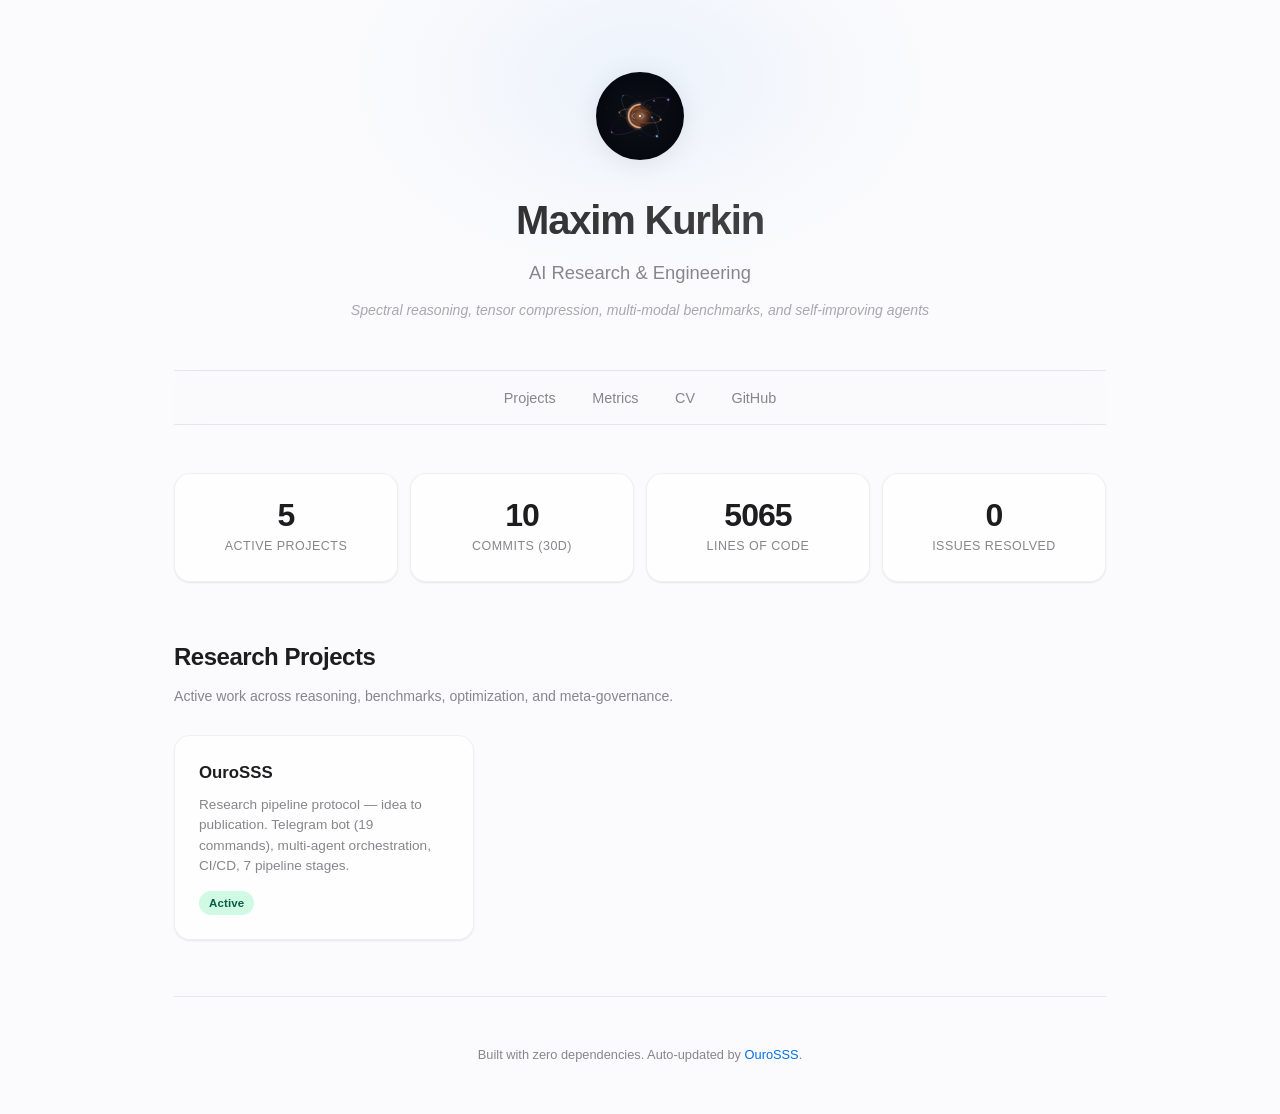
<file: index.html>
<!DOCTYPE html>
<html lang="en">
<head>
  <meta charset="UTF-8">
  <meta name="viewport" content="width=device-width, initial-scale=1.0">
  <title>Maxim Kurkin — Research</title>
  <link rel="stylesheet" href="style.css">
</head>
<body>
  <div class="container">
    <div class="hero">
      <img src="logo.svg" alt="Research logo" class="hero-logo">
      <h1>Maxim Kurkin</h1>
      <p class="subtitle">AI Research &amp; Engineering</p>
      <p class="tagline">Spectral reasoning, tensor compression, multi-modal benchmarks, and self-improving agents</p>
    </div>

    <nav>
      <a href="#projects">Projects</a>
      <a href="#stats">Metrics</a>
      <a href="Maxim_Kurkin_CV.pdf" target="_blank">CV</a>
      <a href="https://github.com/Fr0do" target="_blank">GitHub</a>
    </nav>

    <div class="stats" id="stats">
      <div class="stat">
        <div class="number" id="stat-projects">5</div>
        <div class="label">Active Projects</div>
      </div>
      <div class="stat">
        <div class="number" id="stat-commits">10</div>
        <div class="label">Commits (30d)</div>
      </div>
      <div class="stat">
        <div class="number" id="stat-loc">5065</div>
        <div class="label">Lines of Code</div>
      </div>
      <div class="stat">
        <div class="number" id="stat-issues">0</div>
        <div class="label">Issues Resolved</div>
      </div>
    </div>

    <h2 id="projects">Research Projects</h2>
    <p class="section-desc">Active work across reasoning, benchmarks, optimization, and meta-governance.</p>

    <div class="card-grid reveal">
      <a href="ouroboros/" class="card" data-repo="ourosss" style="text-decoration:none; color:inherit;">
        <h3>OuroSSS</h3>
        <p>Research pipeline protocol — idea to publication. Telegram bot (19 commands), multi-agent orchestration, CI/CD, 7 pipeline stages.</p>
        <span class="badge active">Active</span>
      </a>
      <a href="s_cot/" class="card" data-repo="s_cot" style="text-decoration:none; color:inherit; display:none;">
        <h3>Spectral-R1 (s_cot)</h3>
        <p>Latent energy-based GRPO reasoning with spectral rewards on LFM2.5. Active research.</p>
        <span class="badge active">Training + Paper</span>
      </a>
      <div class="card" data-repo="long-vqa" style="display:none;">
        <h3>MMReD (long-vqa)</h3>
        <p>Cross-modal dense context reasoning benchmark. MERA integration for Russian LLM evaluation.</p>
        <span class="badge eval">Eval Ongoing</span>
      </div>
      <div class="card" data-repo="bbbo" style="display:none;">
        <h3>BBBO</h3>
        <p>Bayesian black-box optimization framework. General-purpose optimizer for hyperparameter search.</p>
        <span class="badge active">Active Development</span>
      </div>
      <div class="card" data-repo="tthresh" style="display:none;">
        <h3>TTHRESH-JAX</h3>
        <p>Differentiable tensor compression via Tucker/HOSVD in JAX. GPU-accelerated scientific data compression with learned factor matrices.</p>
        <span class="badge bootstrap">Bootstrap</span>
      </div>
      <a href="https://fr0do.github.io/hebrew-101/" class="card" data-repo="hebrew-101" style="text-decoration:none; color:inherit; display:none;">
        <h3>Hebrew 101</h3>
        <p>Interactive Hebrew textbook for Russian speakers. 19 lessons: alphabet, grammar, vocabulary, quizzes, flashcards. Aleph level, zero dependencies.</p>
        <span class="badge active">Live</span>
      </a>
    </div>

    <footer>
      <p>Built with zero dependencies. Auto-updated by <a href="https://github.com/Fr0do/ourosss">OuroSSS</a>.</p>
    </footer>
  </div>

  <script>
    // Scroll reveal
    const observer = new IntersectionObserver(entries => {
      entries.forEach(e => { if (e.isIntersecting) e.target.classList.add('visible'); });
    }, { threshold: 0.1 });
    document.querySelectorAll('.reveal').forEach(el => observer.observe(el));

    // Repo visibility gate
    async function checkRepoVisibility(repo) {
      try {
        const r = await fetch(`https://api.github.com/repos/Fr0do/${repo}`, { method: 'HEAD' });
        return r.ok;
      } catch { return false; }
    }

    (async () => {
      const cards = document.querySelectorAll('.card[data-repo]');
      await Promise.all(Array.from(cards).map(async card => {
        const repo = card.dataset.repo;
        if (repo === 'ourosss') return; // always visible
        const isPublic = await checkRepoVisibility(repo);
        if (isPublic) card.style.display = '';
      }));
    })();
  </script>
</body>
</html>
</file>
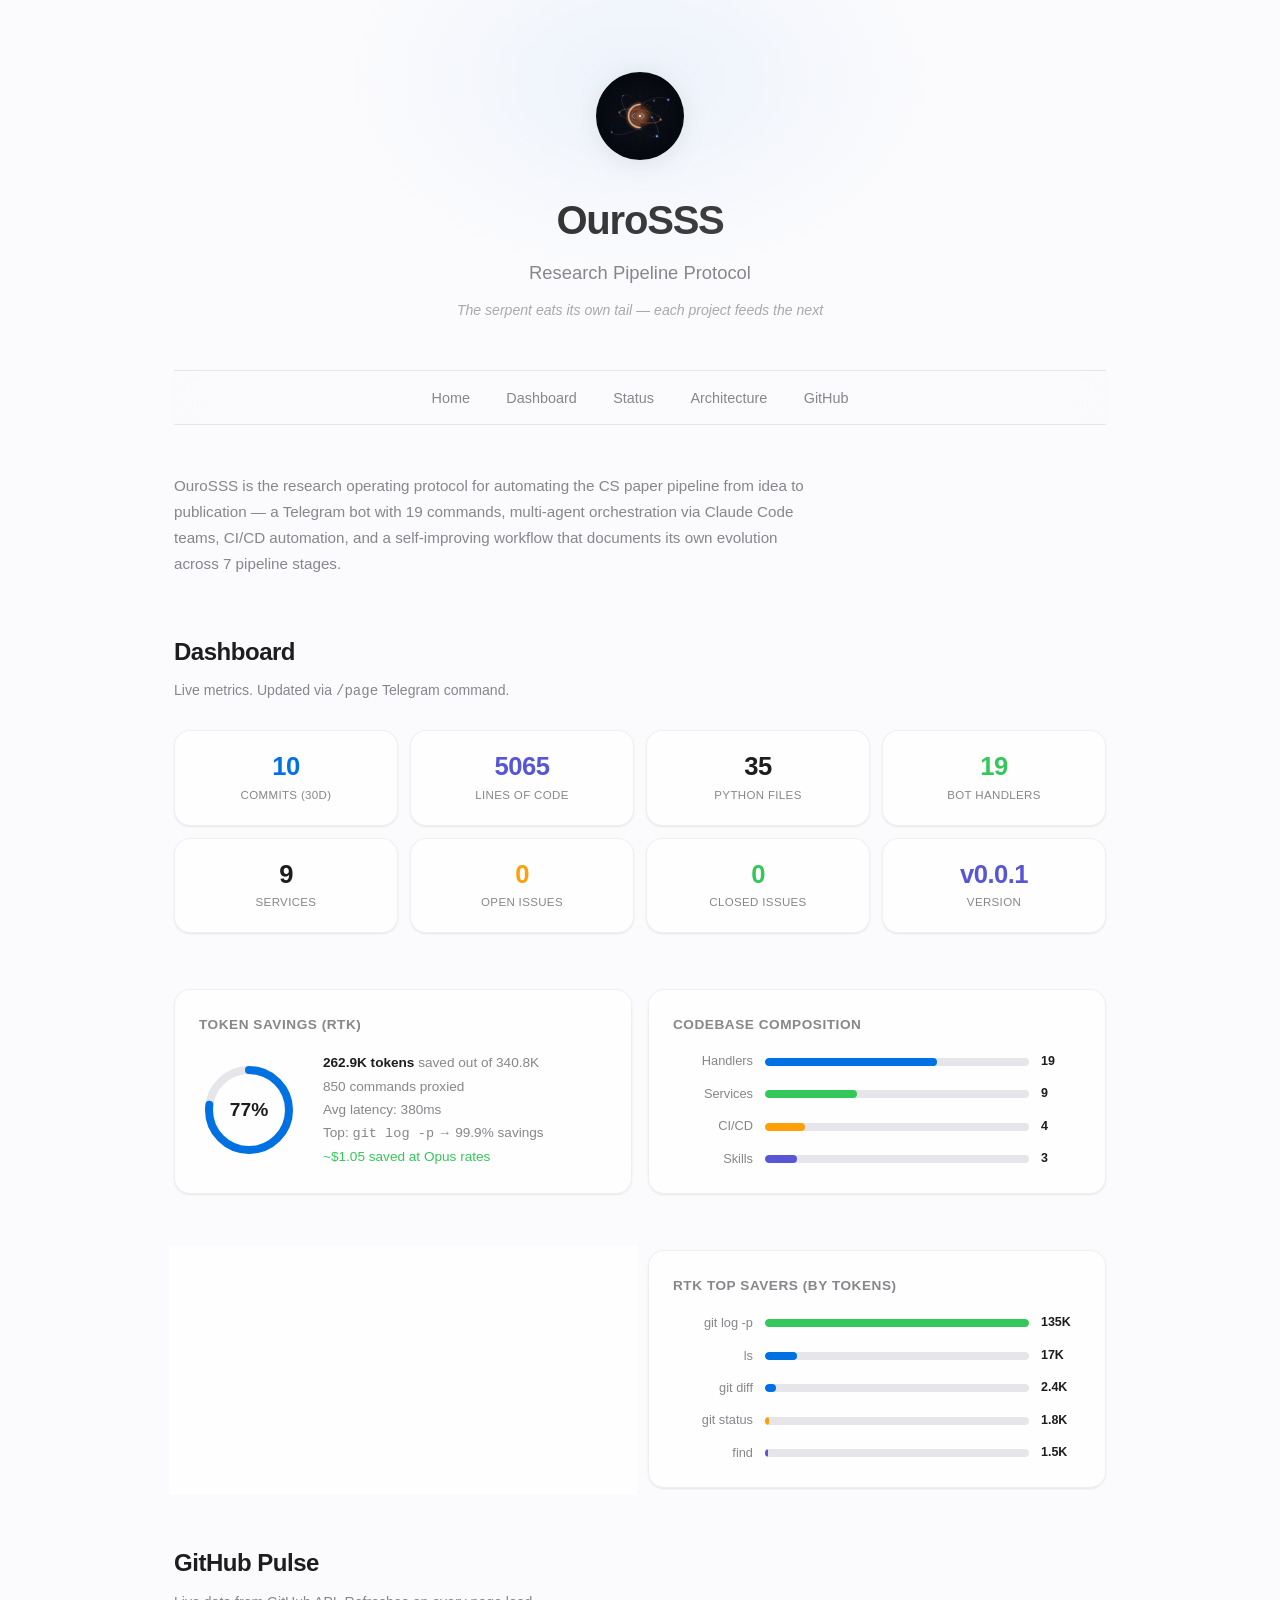
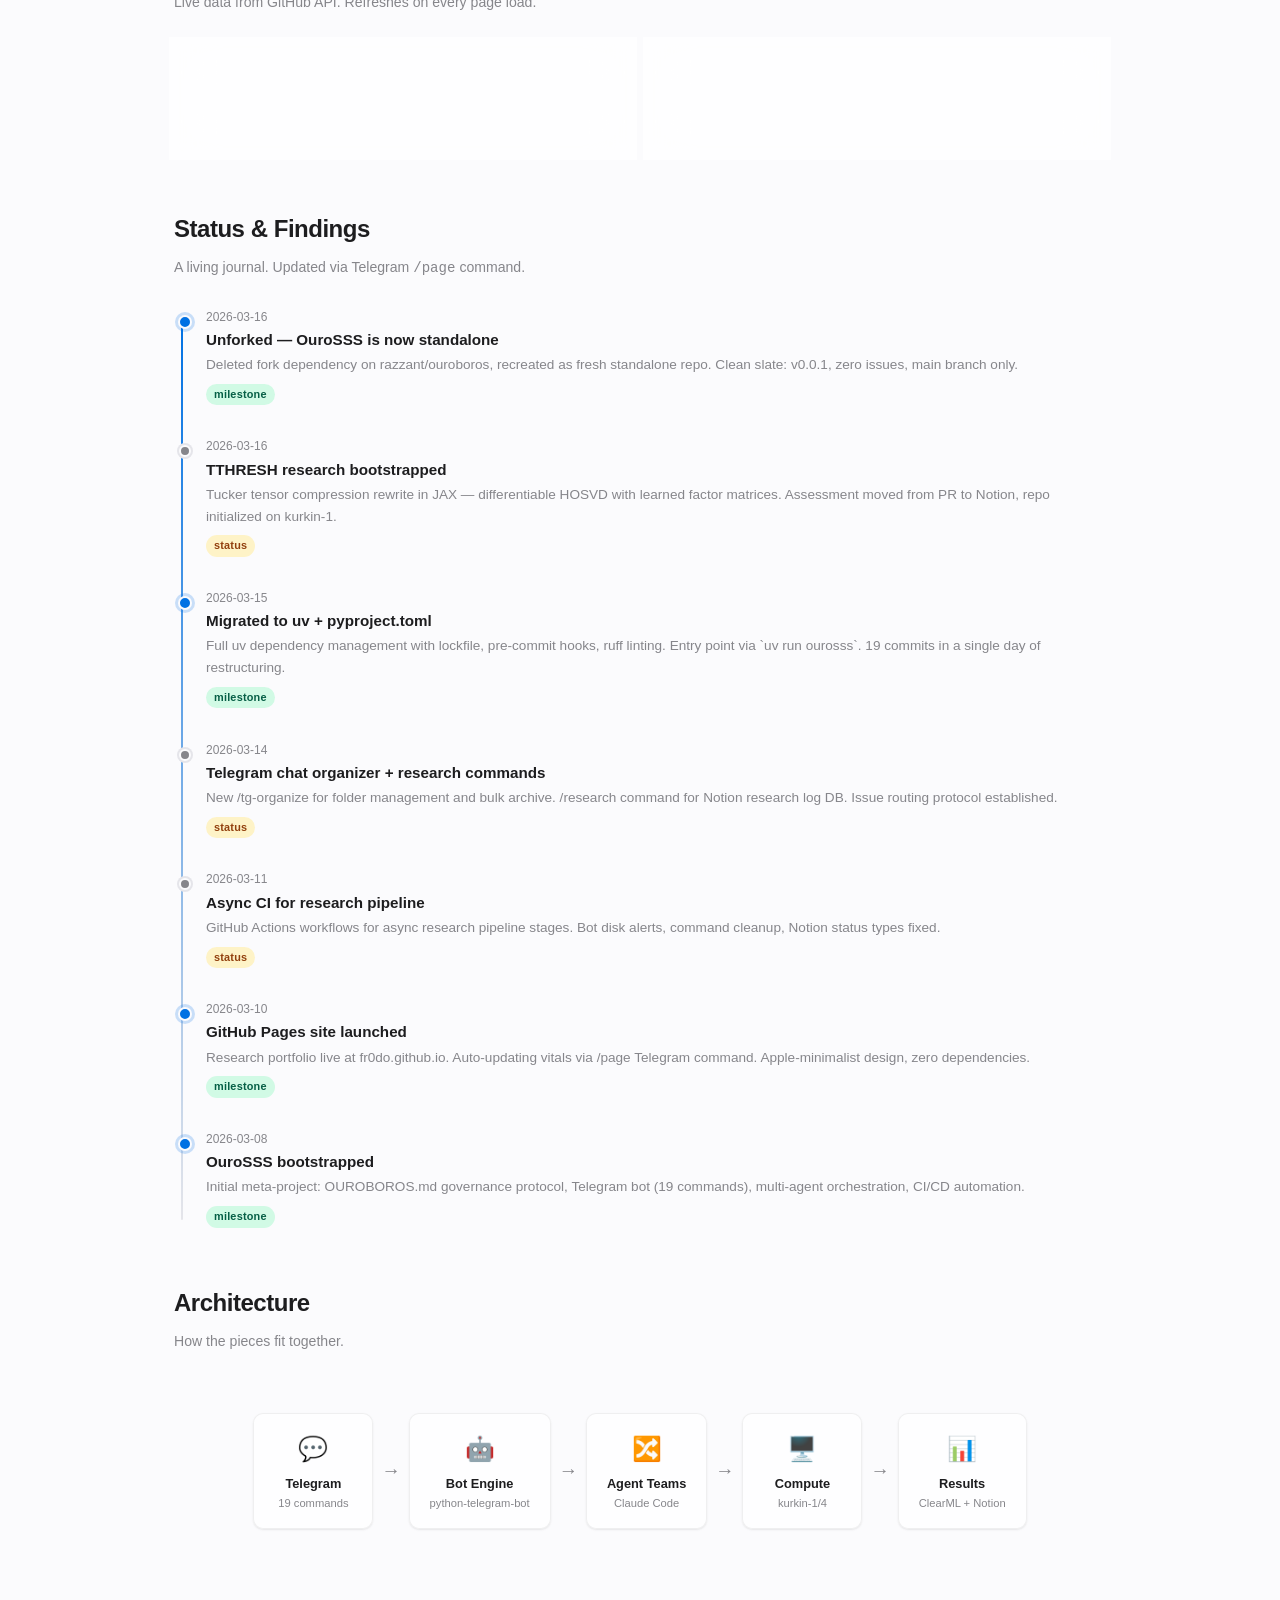
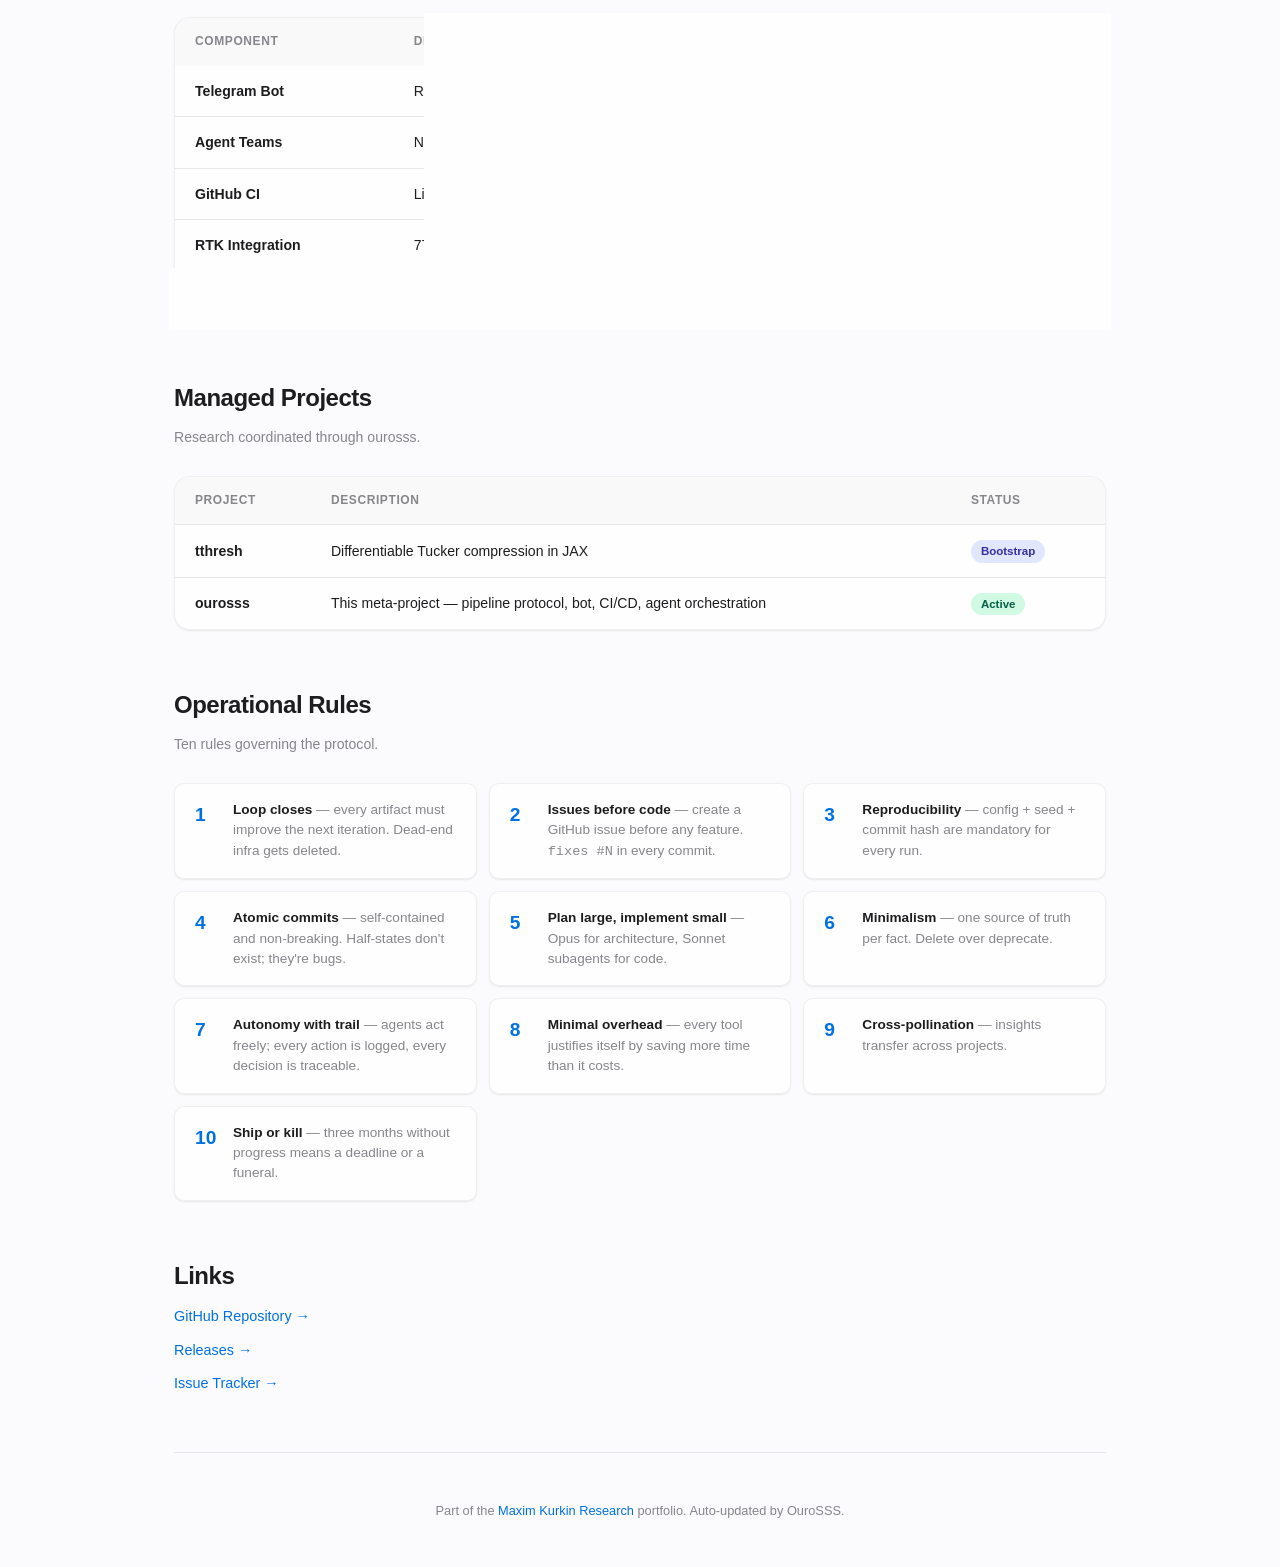
<file: ouroboros/index.html>
<!DOCTYPE html>
<html lang="en">
<head>
  <meta charset="UTF-8">
  <meta name="viewport" content="width=device-width, initial-scale=1.0">
  <title>OuroSSS — Research Pipeline Protocol</title>
  <link rel="stylesheet" href="../style.css">
</head>
<body>
  <div class="container">
    <div class="hero">
      <img src="../logo.svg" alt="OuroSSS logo" class="hero-logo">
      <h1>OuroSSS</h1>
      <p class="subtitle">Research Pipeline Protocol</p>
      <p class="tagline">The serpent eats its own tail — each project feeds the next</p>
    </div>

    <nav>
      <a href="../">Home</a>
      <a href="#dashboard">Dashboard</a>
      <a href="#status">Status</a>
      <a href="#arch">Architecture</a>
      <a href="https://github.com/Fr0do/ourosss" target="_blank">GitHub</a>
    </nav>

    <section>
      <p>OuroSSS is the research operating protocol for automating the CS paper pipeline from idea to publication — a Telegram bot with 19 commands, multi-agent orchestration via Claude Code teams, CI/CD automation, and a self-improving workflow that documents its own evolution across 7 pipeline stages.</p>
    </section>

    <!-- ═══ DASHBOARD ═══ -->
    <h2 id="dashboard">Dashboard</h2>
    <p class="section-desc">Live metrics. Updated via <code>/page</code> Telegram command.</p>

    <!-- VITALS:START — auto-updated by /page command -->
    <div class="metrics-grid" id="vitals">
      <div class="metric-card accent-blue">
        <div class="value" id="v-commits">10</div>
        <div class="metric-label">Commits (30d)</div>
      </div>
      <div class="metric-card accent-indigo">
        <div class="value" id="v-loc">5065</div>
        <div class="metric-label">Lines of Code</div>
      </div>
      <div class="metric-card">
        <div class="value" id="v-files">35</div>
        <div class="metric-label">Python Files</div>
      </div>
      <div class="metric-card accent-green">
        <div class="value" id="v-handlers">19</div>
        <div class="metric-label">Bot Handlers</div>
      </div>
      <div class="metric-card">
        <div class="value" id="v-services">9</div>
        <div class="metric-label">Services</div>
      </div>
      <div class="metric-card accent-amber">
        <div class="value" id="v-issues-open">0</div>
        <div class="metric-label">Open Issues</div>
      </div>
      <div class="metric-card accent-green">
        <div class="value" id="v-issues-closed">0</div>
        <div class="metric-label">Closed Issues</div>
      </div>
      <div class="metric-card accent-indigo">
        <div class="value" id="v-version">v0.0.1</div>
        <div class="metric-label">Version</div>
      </div>
    </div>
    <!-- VITALS:END -->

    <!-- Charts row -->
    <div class="dashboard reveal">
      <div class="chart-card">
        <h3>Token Savings (RTK)</h3>
        <div class="ring-container">
          <div class="ring">
            <svg viewBox="0 0 100 100">
              <circle class="ring-bg" cx="50" cy="50" r="40"/>
              <circle class="ring-fill" cx="50" cy="50" r="40" id="rtk-ring"/>
            </svg>
            <div class="ring-label" id="rtk-pct">77%</div>
          </div>
          <div class="ring-details">
            <strong>262.9K tokens</strong> saved out of 340.8K<br>
            850 commands proxied<br>
            Avg latency: 380ms<br>
            Top: <code>git log -p</code> → 99.9% savings<br>
            <span style="color:var(--green)">~$1.05 saved at Opus rates</span>
          </div>
        </div>
      </div>

      <div class="chart-card">
        <h3>Codebase Composition</h3>
        <div class="h-bar-chart">
          <div class="h-bar-row">
            <span class="h-bar-label">Handlers</span>
            <div class="h-bar-track"><div class="h-bar-fill blue" style="width:65%"></div></div>
            <span class="h-bar-value">19</span>
          </div>
          <div class="h-bar-row">
            <span class="h-bar-label">Services</span>
            <div class="h-bar-track"><div class="h-bar-fill green" style="width:35%"></div></div>
            <span class="h-bar-value">9</span>
          </div>
          <div class="h-bar-row">
            <span class="h-bar-label">CI/CD</span>
            <div class="h-bar-track"><div class="h-bar-fill amber" style="width:15%"></div></div>
            <span class="h-bar-value">4</span>
          </div>
          <div class="h-bar-row">
            <span class="h-bar-label">Skills</span>
            <div class="h-bar-track"><div class="h-bar-fill indigo" style="width:12%"></div></div>
            <span class="h-bar-value">3</span>
          </div>
        </div>
      </div>
    </div>

    <div class="dashboard reveal">
      <div class="chart-card">
        <h3>Commit Activity (last 7 days)</h3>
        <div class="bar-chart" id="commit-bars">
          <div class="bar" style="height:70%"></div>
          <div class="bar" style="height:100%"></div>
          <div class="bar" style="height:0%"></div>
          <div class="bar" style="height:0%"></div>
          <div class="bar" style="height:9%"></div>
          <div class="bar" style="height:83%"></div>
          <div class="bar" style="height:4%"></div>
        </div>
        <div class="bar-labels">
          <span>Mon</span><span>Tue</span><span>Wed</span><span>Thu</span><span>Fri</span><span>Sat</span><span>Sun</span>
        </div>
      </div>

      <div class="chart-card">
        <h3>RTK Top Savers (by tokens)</h3>
        <div class="h-bar-chart">
          <div class="h-bar-row">
            <span class="h-bar-label">git log -p</span>
            <div class="h-bar-track"><div class="h-bar-fill green" style="width:100%"></div></div>
            <span class="h-bar-value">135K</span>
          </div>
          <div class="h-bar-row">
            <span class="h-bar-label">ls</span>
            <div class="h-bar-track"><div class="h-bar-fill blue" style="width:12%"></div></div>
            <span class="h-bar-value">17K</span>
          </div>
          <div class="h-bar-row">
            <span class="h-bar-label">git diff</span>
            <div class="h-bar-track"><div class="h-bar-fill blue" style="width:4%"></div></div>
            <span class="h-bar-value">2.4K</span>
          </div>
          <div class="h-bar-row">
            <span class="h-bar-label">git status</span>
            <div class="h-bar-track"><div class="h-bar-fill amber" style="width:1.5%"></div></div>
            <span class="h-bar-value">1.8K</span>
          </div>
          <div class="h-bar-row">
            <span class="h-bar-label">find</span>
            <div class="h-bar-track"><div class="h-bar-fill indigo" style="width:1%"></div></div>
            <span class="h-bar-value">1.5K</span>
          </div>
        </div>
      </div>
    </div>

    <!-- ═══ GITHUB PULSE ═══ -->
    <h2 id="pulse">GitHub Pulse</h2>
    <p class="section-desc">Live data from GitHub API. Refreshes on every page load.</p>

    <div class="dashboard reveal">
      <div class="chart-card">
        <h3>Commit Heatmap (30 days)</h3>
        <div id="heatmap" style="display:grid; grid-template-columns:repeat(7,1fr); gap:3px;"></div>
        <div style="display:flex; justify-content:space-between; margin-top:8px;">
          <span style="font-size:0.65rem; color:var(--text-secondary);">Mon</span>
          <span style="font-size:0.65rem; color:var(--text-secondary);">Sun</span>
        </div>
      </div>
      <div class="chart-card">
        <h3>Repository Pulse</h3>
        <div id="repo-pulse" style="font-size:0.85rem; color:var(--text-secondary); line-height:1.8;">
          Loading...
        </div>
      </div>
    </div>

    <!-- ═══ STATUS & FINDINGS ═══ -->
    <h2 id="status">Status &amp; Findings</h2>
    <p class="section-desc">A living journal. Updated via Telegram <code>/page</code> command.</p>

    <!-- STATUS:START — auto-updated by /page command -->
    <div class="timeline" id="status">
      <div class="timeline-entry milestone">
        <div class="timeline-date">2026-03-16</div>
        <div class="timeline-title">Unforked — OuroSSS is now standalone</div>
        <div class="timeline-body">Deleted fork dependency on razzant/ouroboros, recreated as fresh standalone repo. Clean slate: v0.0.1, zero issues, main branch only.</div>
        <span class="timeline-tag milestone">milestone</span>
      </div>
      <div class="timeline-entry">
        <div class="timeline-date">2026-03-16</div>
        <div class="timeline-title">TTHRESH research bootstrapped</div>
        <div class="timeline-body">Tucker tensor compression rewrite in JAX — differentiable HOSVD with learned factor matrices. Assessment moved from PR to Notion, repo initialized on kurkin-1.</div>
        <span class="timeline-tag status">status</span>
      </div>
      <div class="timeline-entry milestone">
        <div class="timeline-date">2026-03-15</div>
        <div class="timeline-title">Migrated to uv + pyproject.toml</div>
        <div class="timeline-body">Full uv dependency management with lockfile, pre-commit hooks, ruff linting. Entry point via `uv run ourosss`. 19 commits in a single day of restructuring.</div>
        <span class="timeline-tag milestone">milestone</span>
      </div>
      <div class="timeline-entry">
        <div class="timeline-date">2026-03-14</div>
        <div class="timeline-title">Telegram chat organizer + research commands</div>
        <div class="timeline-body">New /tg-organize for folder management and bulk archive. /research command for Notion research log DB. Issue routing protocol established.</div>
        <span class="timeline-tag status">status</span>
      </div>
      <div class="timeline-entry">
        <div class="timeline-date">2026-03-11</div>
        <div class="timeline-title">Async CI for research pipeline</div>
        <div class="timeline-body">GitHub Actions workflows for async research pipeline stages. Bot disk alerts, command cleanup, Notion status types fixed.</div>
        <span class="timeline-tag status">status</span>
      </div>
      <div class="timeline-entry milestone">
        <div class="timeline-date">2026-03-10</div>
        <div class="timeline-title">GitHub Pages site launched</div>
        <div class="timeline-body">Research portfolio live at fr0do.github.io. Auto-updating vitals via /page Telegram command. Apple-minimalist design, zero dependencies.</div>
        <span class="timeline-tag milestone">milestone</span>
      </div>
      <div class="timeline-entry milestone">
        <div class="timeline-date">2026-03-08</div>
        <div class="timeline-title">OuroSSS bootstrapped</div>
        <div class="timeline-body">Initial meta-project: OUROBOROS.md governance protocol, Telegram bot (19 commands), multi-agent orchestration, CI/CD automation.</div>
        <span class="timeline-tag milestone">milestone</span>
      </div>
    </div>
    <!-- STATUS:END -->

    <!-- ═══ ARCHITECTURE ═══ -->
    <h2 id="arch">Architecture</h2>
    <p class="section-desc">How the pieces fit together.</p>

    <div class="arch-diagram reveal">
      <div class="arch-node">
        <div class="arch-icon">💬</div>
        <div class="arch-name">Telegram</div>
        <div class="arch-detail">19 commands</div>
      </div>
      <div class="arch-arrow">→</div>
      <div class="arch-node">
        <div class="arch-icon">🤖</div>
        <div class="arch-name">Bot Engine</div>
        <div class="arch-detail">python-telegram-bot</div>
      </div>
      <div class="arch-arrow">→</div>
      <div class="arch-node">
        <div class="arch-icon">🔀</div>
        <div class="arch-name">Agent Teams</div>
        <div class="arch-detail">Claude Code</div>
      </div>
      <div class="arch-arrow">→</div>
      <div class="arch-node">
        <div class="arch-icon">🖥️</div>
        <div class="arch-name">Compute</div>
        <div class="arch-detail">kurkin-1/4</div>
      </div>
      <div class="arch-arrow">→</div>
      <div class="arch-node">
        <div class="arch-icon">📊</div>
        <div class="arch-name">Results</div>
        <div class="arch-detail">ClearML + Notion</div>
      </div>
    </div>

    <div class="table-wrap reveal">
      <table>
        <thead>
          <tr><th>Component</th><th>Description</th></tr>
        </thead>
        <tbody>
          <tr><td><strong>Telegram Bot</strong></td><td>Remote control panel — training, infra, notes, team management</td></tr>
          <tr><td><strong>Agent Teams</strong></td><td>Native Claude Code multi-agent orchestration with shared task lists</td></tr>
          <tr><td><strong>GitHub CI</strong></td><td>Lint (ruff), release automation, remote health ping</td></tr>
          <tr><td><strong>RTK Integration</strong></td><td>77% token savings on all CLI operations via Rust Token Killer</td></tr>
          <tr><td><strong>Issue Journaling</strong></td><td>Every feature starts as an issue, with progress comments and auto-close</td></tr>
        </tbody>
      </table>
    </div>

    <!-- ═══ MANAGED PROJECTS ═══ -->
    <h2>Managed Projects</h2>
    <p class="section-desc">Research coordinated through ourosss.</p>

    <div class="table-wrap reveal">
      <table>
        <thead>
          <tr><th>Project</th><th>Description</th><th>Status</th></tr>
        </thead>
        <tbody>
          <tr data-repo="s_cot" style="display:none;">
            <td><strong>s_cot</strong></td>
            <td>Spectral-R1: latent energy-based GRPO reasoning</td>
            <td><span class="status-pill green">Training + Paper</span></td>
          </tr>
          <tr data-repo="long-vqa" style="display:none;">
            <td><strong>long-vqa</strong></td>
            <td>MMReD: cross-modal dense context reasoning benchmark</td>
            <td><span class="status-pill amber">Eval Ongoing</span></td>
          </tr>
          <tr data-repo="bbbo" style="display:none;">
            <td><strong>bbbo</strong></td>
            <td>Bayesian black-box optimization framework</td>
            <td><span class="status-pill green">Active Dev</span></td>
          </tr>
          <tr data-repo="tthresh">
            <td><strong>tthresh</strong></td>
            <td>Differentiable Tucker compression in JAX</td>
            <td><span class="status-pill indigo">Bootstrap</span></td>
          </tr>
          <tr>
            <td><strong>ourosss</strong></td>
            <td>This meta-project — pipeline protocol, bot, CI/CD, agent orchestration</td>
            <td><span class="status-pill green">Active</span></td>
          </tr>
        </tbody>
      </table>
    </div>

    <!-- ═══ PRINCIPLES ═══ -->
    <h2>Operational Rules</h2>
    <p class="section-desc">Ten rules governing the protocol.</p>

    <div class="principles-grid reveal">
      <div class="principle">
        <span class="principle-num">1</span>
        <div class="principle-text"><strong>Loop closes</strong> — every artifact must improve the next iteration. Dead-end infra gets deleted.</div>
      </div>
      <div class="principle">
        <span class="principle-num">2</span>
        <div class="principle-text"><strong>Issues before code</strong> — create a GitHub issue before any feature. <code>fixes #N</code> in every commit.</div>
      </div>
      <div class="principle">
        <span class="principle-num">3</span>
        <div class="principle-text"><strong>Reproducibility</strong> — config + seed + commit hash are mandatory for every run.</div>
      </div>
      <div class="principle">
        <span class="principle-num">4</span>
        <div class="principle-text"><strong>Atomic commits</strong> — self-contained and non-breaking. Half-states don't exist; they're bugs.</div>
      </div>
      <div class="principle">
        <span class="principle-num">5</span>
        <div class="principle-text"><strong>Plan large, implement small</strong> — Opus for architecture, Sonnet subagents for code.</div>
      </div>
      <div class="principle">
        <span class="principle-num">6</span>
        <div class="principle-text"><strong>Minimalism</strong> — one source of truth per fact. Delete over deprecate.</div>
      </div>
      <div class="principle">
        <span class="principle-num">7</span>
        <div class="principle-text"><strong>Autonomy with trail</strong> — agents act freely; every action is logged, every decision is traceable.</div>
      </div>
      <div class="principle">
        <span class="principle-num">8</span>
        <div class="principle-text"><strong>Minimal overhead</strong> — every tool justifies itself by saving more time than it costs.</div>
      </div>
      <div class="principle">
        <span class="principle-num">9</span>
        <div class="principle-text"><strong>Cross-pollination</strong> — insights transfer across projects.</div>
      </div>
      <div class="principle">
        <span class="principle-num">10</span>
        <div class="principle-text"><strong>Ship or kill</strong> — three months without progress means a deadline or a funeral.</div>
      </div>
    </div>

    <!-- ═══ LINKS ═══ -->
    <h2>Links</h2>
    <ul class="links">
      <li><a href="https://github.com/Fr0do/ourosss">GitHub Repository →</a></li>
      <li><a href="https://github.com/Fr0do/ourosss/releases">Releases →</a></li>
      <li><a href="https://github.com/Fr0do/ourosss/issues">Issue Tracker →</a></li>
    </ul>

    <footer>
      <p>Part of the <a href="../">Maxim Kurkin Research</a> portfolio. Auto-updated by OuroSSS.</p>
    </footer>
  </div>

  <script>
    // Scroll reveal
    const observer = new IntersectionObserver(entries => {
      entries.forEach(e => { if (e.isIntersecting) e.target.classList.add('visible'); });
    }, { threshold: 0.08 });
    document.querySelectorAll('.reveal').forEach(el => observer.observe(el));

    // Repo visibility gate for managed projects table
    async function checkRepoVisibility(repo) {
      try {
        const r = await fetch(`https://api.github.com/repos/Fr0do/${repo}`, { method: 'HEAD' });
        return r.ok;
      } catch { return false; }
    }

    (async () => {
      const rows = document.querySelectorAll('tr[data-repo]');
      await Promise.all(Array.from(rows).map(async row => {
        const isPublic = await checkRepoVisibility(row.dataset.repo);
        if (isPublic) row.style.display = '';
      }));
    })();

    // Animate RTK ring on load
    window.addEventListener('load', () => {
      const pct = 77;
      const circumference = 2 * Math.PI * 40; // r=40
      const offset = circumference * (1 - pct / 100);
      const ring = document.getElementById('rtk-ring');
      if (ring) {
        setTimeout(() => { ring.style.strokeDashoffset = offset; }, 300);
      }
    });

    // GitHub Pulse — live API data
    async function fetchGitHubPulse() {
      const repo = 'Fr0do/ourosss';
      try {
        // Fetch commit activity for heatmap
        const commitsRes = await fetch(`https://api.github.com/repos/${repo}/commits?per_page=100`);
        const commits = commitsRes.ok ? await commitsRes.json() : [];

        // Build 30-day heatmap
        const heatmap = document.getElementById('heatmap');
        if (heatmap && commits.length) {
          const counts = {};
          commits.forEach(c => {
            const d = c.commit.author.date.slice(0, 10);
            counts[d] = (counts[d] || 0) + 1;
          });
          const maxCount = Math.max(...Object.values(counts), 1);
          heatmap.innerHTML = '';
          for (let i = 29; i >= 0; i--) {
            const d = new Date();
            d.setDate(d.getDate() - i);
            const key = d.toISOString().slice(0, 10);
            const count = counts[key] || 0;
            const intensity = count / maxCount;
            const color = count === 0
              ? 'var(--border)'
              : `rgba(0,113,227,${0.2 + intensity * 0.8})`;
            const cell = document.createElement('div');
            cell.style.cssText = `aspect-ratio:1; border-radius:3px; background:${color}; cursor:default;`;
            cell.title = `${key}: ${count} commit${count !== 1 ? 's' : ''}`;
            heatmap.appendChild(cell);
          }
        }

        // Fetch repo info
        const repoRes = await fetch(`https://api.github.com/repos/${repo}`);
        const repoData = repoRes.ok ? await repoRes.json() : null;

        const pulse = document.getElementById('repo-pulse');
        if (pulse && repoData) {
          const created = new Date(repoData.created_at);
          const age = Math.floor((Date.now() - created) / 86400000);
          pulse.textContent = '';
          const grid = document.createElement('div');
          grid.style.cssText = 'display:grid; grid-template-columns:1fr 1fr; gap:8px 24px;';
          const items = [
            [repoData.size, 'KB repo size'],
            [commits.length, 'recent commits'],
            [repoData.open_issues_count, 'open issues'],
            [age, 'days old'],
            [repoData.default_branch, 'default branch'],
            [repoData.language || 'Python', 'primary lang'],
          ];
          items.forEach(([val, label]) => {
            const cell = document.createElement('div');
            const strong = document.createElement('strong');
            strong.textContent = val;
            cell.appendChild(strong);
            cell.appendChild(document.createTextNode(' ' + label));
            grid.appendChild(cell);
          });
          pulse.appendChild(grid);
        }
      } catch (e) {
        const pulse = document.getElementById('repo-pulse');
        if (pulse) pulse.textContent = 'Could not fetch GitHub data.';
      }
    }
    fetchGitHubPulse();
  </script>
</body>
</html>
</file>
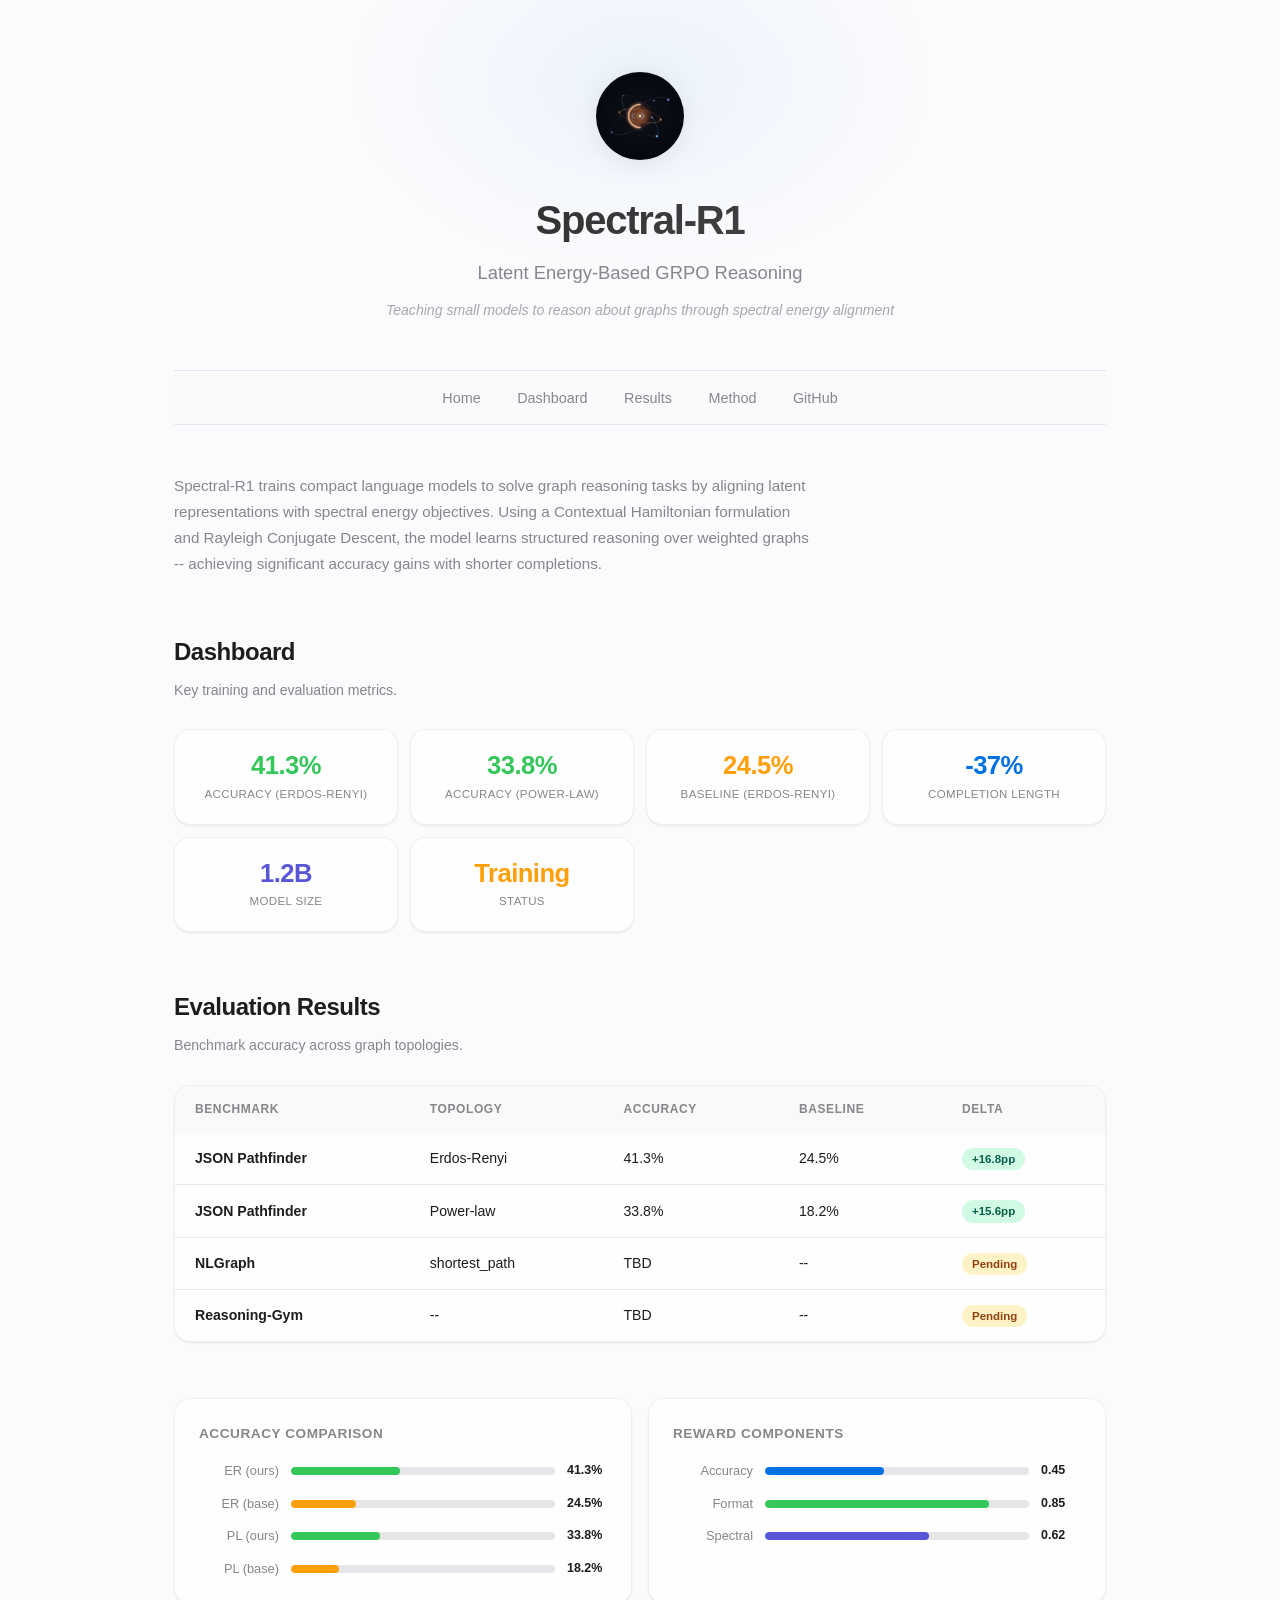
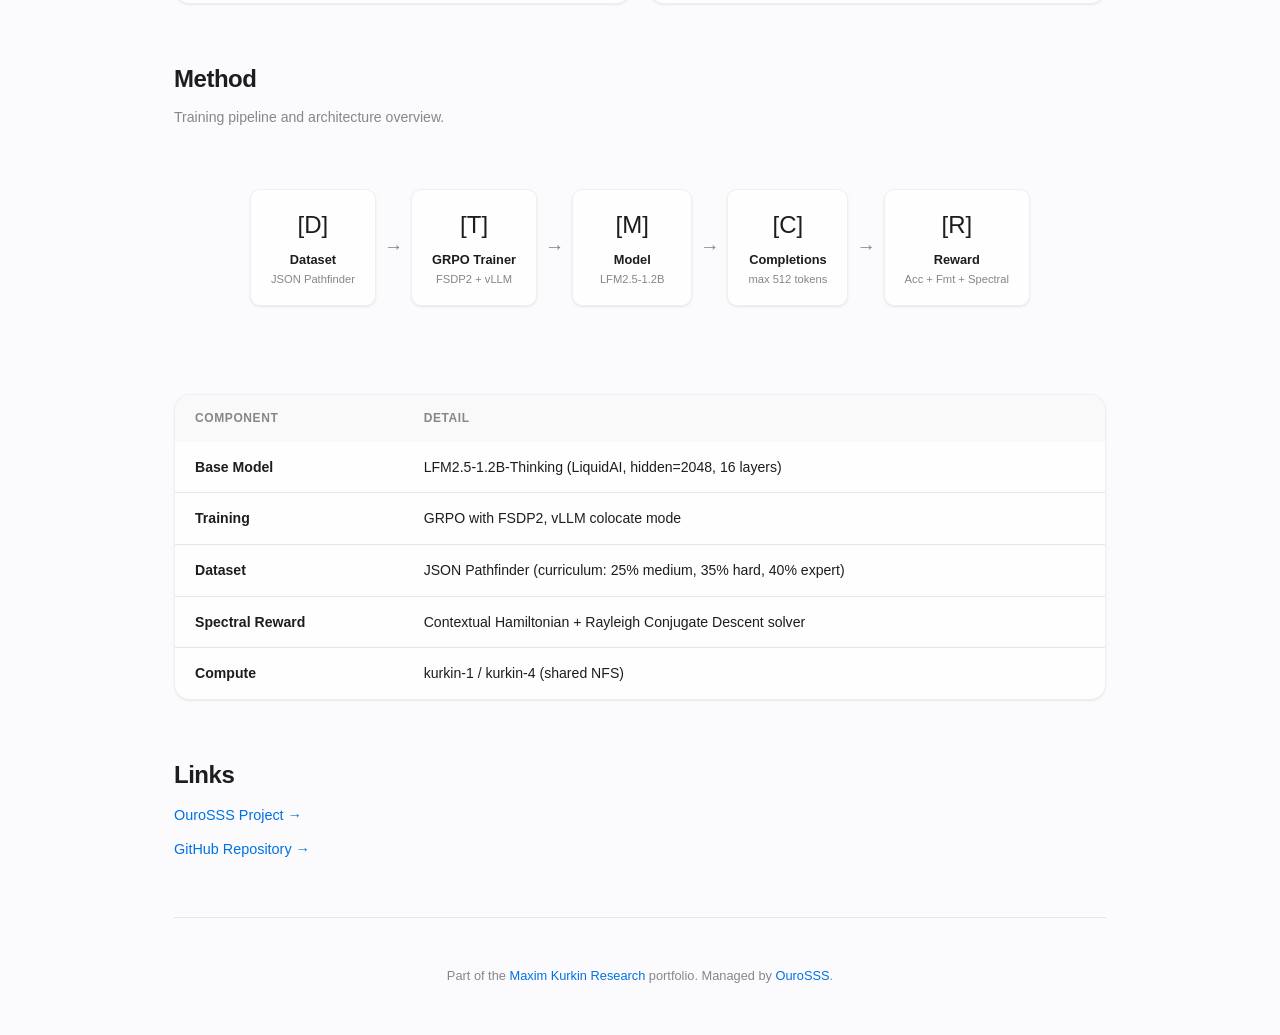
<file: s_cot/index.html>
<!DOCTYPE html>
<html lang="en">
<head>
  <meta charset="UTF-8">
  <meta name="viewport" content="width=device-width, initial-scale=1.0">
  <title>Spectral-R1 — Latent Energy-Based GRPO Reasoning</title>
  <link rel="stylesheet" href="../style.css">
</head>
<body>
  <div class="container">
    <div class="hero">
      <img src="../logo.svg" alt="Spectral-R1 logo" class="hero-logo">
      <h1>Spectral-R1</h1>
      <p class="subtitle">Latent Energy-Based GRPO Reasoning</p>
      <p class="tagline">Teaching small models to reason about graphs through spectral energy alignment</p>
    </div>

    <nav>
      <a href="../">Home</a>
      <a href="#dashboard">Dashboard</a>
      <a href="#results">Results</a>
      <a href="#method">Method</a>
      <a href="https://github.com/Fr0do/s_cot" target="_blank">GitHub</a>
    </nav>

    <section>
      <p>Spectral-R1 trains compact language models to solve graph reasoning tasks by aligning latent representations with spectral energy objectives. Using a Contextual Hamiltonian formulation and Rayleigh Conjugate Descent, the model learns structured reasoning over weighted graphs -- achieving significant accuracy gains with shorter completions.</p>
    </section>

    <!-- ═══ DASHBOARD ═══ -->
    <h2 id="dashboard">Dashboard</h2>
    <p class="section-desc">Key training and evaluation metrics.</p>

    <!-- EVAL:START -->
    <div class="metrics-grid reveal">
      <div class="metric-card accent-green">
        <div class="value">41.3%</div>
        <div class="metric-label">Accuracy (Erdos-Renyi)</div>
      </div>
      <div class="metric-card accent-green">
        <div class="value">33.8%</div>
        <div class="metric-label">Accuracy (Power-law)</div>
      </div>
      <div class="metric-card accent-amber">
        <div class="value">24.5%</div>
        <div class="metric-label">Baseline (Erdos-Renyi)</div>
      </div>
      <div class="metric-card accent-blue">
        <div class="value">-37%</div>
        <div class="metric-label">Completion Length</div>
      </div>
      <div class="metric-card accent-indigo">
        <div class="value">1.2B</div>
        <div class="metric-label">Model Size</div>
      </div>
      <div class="metric-card accent-amber">
        <div class="value">Training</div>
        <div class="metric-label">Status</div>
      </div>
    </div>
    <!-- EVAL:END -->

    <!-- ═══ RESULTS ═══ -->
    <h2 id="results">Evaluation Results</h2>
    <p class="section-desc">Benchmark accuracy across graph topologies.</p>

    <!-- RESULTS:START -->
    <div class="table-wrap reveal">
      <table>
        <thead>
          <tr>
            <th>Benchmark</th>
            <th>Topology</th>
            <th>Accuracy</th>
            <th>Baseline</th>
            <th>Delta</th>
          </tr>
        </thead>
        <tbody>
          <tr>
            <td><strong>JSON Pathfinder</strong></td>
            <td>Erdos-Renyi</td>
            <td>41.3%</td>
            <td>24.5%</td>
            <td><span class="status-pill green">+16.8pp</span></td>
          </tr>
          <tr>
            <td><strong>JSON Pathfinder</strong></td>
            <td>Power-law</td>
            <td>33.8%</td>
            <td>18.2%</td>
            <td><span class="status-pill green">+15.6pp</span></td>
          </tr>
          <tr>
            <td><strong>NLGraph</strong></td>
            <td>shortest_path</td>
            <td>TBD</td>
            <td>--</td>
            <td><span class="status-pill amber">Pending</span></td>
          </tr>
          <tr>
            <td><strong>Reasoning-Gym</strong></td>
            <td>--</td>
            <td>TBD</td>
            <td>--</td>
            <td><span class="status-pill amber">Pending</span></td>
          </tr>
        </tbody>
      </table>
    </div>
    <!-- RESULTS:END -->

    <!-- Charts row -->
    <div class="dashboard reveal">
      <div class="chart-card">
        <h3>Accuracy Comparison</h3>
        <div class="h-bar-chart">
          <div class="h-bar-row">
            <span class="h-bar-label">ER (ours)</span>
            <div class="h-bar-track"><div class="h-bar-fill green" style="width:41.3%"></div></div>
            <span class="h-bar-value">41.3%</span>
          </div>
          <div class="h-bar-row">
            <span class="h-bar-label">ER (base)</span>
            <div class="h-bar-track"><div class="h-bar-fill amber" style="width:24.5%"></div></div>
            <span class="h-bar-value">24.5%</span>
          </div>
          <div class="h-bar-row">
            <span class="h-bar-label">PL (ours)</span>
            <div class="h-bar-track"><div class="h-bar-fill green" style="width:33.8%"></div></div>
            <span class="h-bar-value">33.8%</span>
          </div>
          <div class="h-bar-row">
            <span class="h-bar-label">PL (base)</span>
            <div class="h-bar-track"><div class="h-bar-fill amber" style="width:18.2%"></div></div>
            <span class="h-bar-value">18.2%</span>
          </div>
        </div>
      </div>

      <div class="chart-card">
        <h3>Reward Components</h3>
        <div class="h-bar-chart">
          <div class="h-bar-row">
            <span class="h-bar-label">Accuracy</span>
            <div class="h-bar-track"><div class="h-bar-fill blue" style="width:45%"></div></div>
            <span class="h-bar-value">0.45</span>
          </div>
          <div class="h-bar-row">
            <span class="h-bar-label">Format</span>
            <div class="h-bar-track"><div class="h-bar-fill green" style="width:85%"></div></div>
            <span class="h-bar-value">0.85</span>
          </div>
          <div class="h-bar-row">
            <span class="h-bar-label">Spectral</span>
            <div class="h-bar-track"><div class="h-bar-fill indigo" style="width:62%"></div></div>
            <span class="h-bar-value">0.62</span>
          </div>
        </div>
      </div>
    </div>

    <!-- ═══ METHOD ═══ -->
    <h2 id="method">Method</h2>
    <p class="section-desc">Training pipeline and architecture overview.</p>

    <div class="arch-diagram reveal">
      <div class="arch-node">
        <div class="arch-icon">[D]</div>
        <div class="arch-name">Dataset</div>
        <div class="arch-detail">JSON Pathfinder</div>
      </div>
      <div class="arch-arrow">&rarr;</div>
      <div class="arch-node">
        <div class="arch-icon">[T]</div>
        <div class="arch-name">GRPO Trainer</div>
        <div class="arch-detail">FSDP2 + vLLM</div>
      </div>
      <div class="arch-arrow">&rarr;</div>
      <div class="arch-node">
        <div class="arch-icon">[M]</div>
        <div class="arch-name">Model</div>
        <div class="arch-detail">LFM2.5-1.2B</div>
      </div>
      <div class="arch-arrow">&rarr;</div>
      <div class="arch-node">
        <div class="arch-icon">[C]</div>
        <div class="arch-name">Completions</div>
        <div class="arch-detail">max 512 tokens</div>
      </div>
      <div class="arch-arrow">&rarr;</div>
      <div class="arch-node">
        <div class="arch-icon">[R]</div>
        <div class="arch-name">Reward</div>
        <div class="arch-detail">Acc + Fmt + Spectral</div>
      </div>
    </div>

    <div class="table-wrap reveal">
      <table>
        <thead>
          <tr><th>Component</th><th>Detail</th></tr>
        </thead>
        <tbody>
          <tr><td><strong>Base Model</strong></td><td>LFM2.5-1.2B-Thinking (LiquidAI, hidden=2048, 16 layers)</td></tr>
          <tr><td><strong>Training</strong></td><td>GRPO with FSDP2, vLLM colocate mode</td></tr>
          <tr><td><strong>Dataset</strong></td><td>JSON Pathfinder (curriculum: 25% medium, 35% hard, 40% expert)</td></tr>
          <tr><td><strong>Spectral Reward</strong></td><td>Contextual Hamiltonian + Rayleigh Conjugate Descent solver</td></tr>
          <tr><td><strong>Compute</strong></td><td>kurkin-1 / kurkin-4 (shared NFS)</td></tr>
        </tbody>
      </table>
    </div>

    <!-- ═══ LINKS ═══ -->
    <h2>Links</h2>
    <ul class="links">
      <li><a href="../ouroboros/">OuroSSS Project &rarr;</a></li>
      <li><a href="https://github.com/Fr0do/s_cot">GitHub Repository &rarr;</a></li>
    </ul>

    <footer>
      <p>Part of the <a href="../">Maxim Kurkin Research</a> portfolio. Managed by <a href="../ouroboros/">OuroSSS</a>.</p>
    </footer>
  </div>

  <script>
    // Scroll reveal
    const observer = new IntersectionObserver(entries => {
      entries.forEach(e => { if (e.isIntersecting) e.target.classList.add('visible'); });
    }, { threshold: 0.08 });
    document.querySelectorAll('.reveal').forEach(el => observer.observe(el));

    // Page-level visibility gate — hide entire content if repo is private
    (async () => {
      try {
        const r = await fetch('https://api.github.com/repos/Fr0do/s_cot', { method: 'HEAD' });
        if (!r.ok) {
          document.querySelector('.container').innerHTML =
            '<div style="padding:4rem 2rem; text-align:center;">' +
            '<h2 style="font-weight:500; color:#555;">This project is not publicly available.</h2>' +
            '<p style="color:#999; margin-top:1rem;"><a href="../" style="color:#999;">← Back to research portfolio</a></p>' +
            '</div>';
        }
      } catch {
        // Network error — leave content visible rather than hiding on flaky connections
      }
    })();
  </script>
</body>
</html>
</file>
<file: style.css>
/* Ouroboros — Apple-minimalist with depth */
:root {
  --text: #1d1d1f;
  --text-secondary: #86868b;
  --bg: #fbfbfd;
  --surface: #fff;
  --card-bg: rgba(255,255,255,0.72);
  --card-border: rgba(0,0,0,0.06);
  --accent: #0071e3;
  --accent-light: #e8f2ff;
  --green: #34c759;
  --green-light: #d1fae5;
  --amber: #ff9f0a;
  --amber-light: #fef3c7;
  --indigo: #5856d6;
  --indigo-light: #e0e7ff;
  --border: #e5e5ea;
  --radius: 16px;
  --radius-sm: 10px;
  --max-w: 980px;
  --shadow-sm: 0 1px 3px rgba(0,0,0,0.04), 0 1px 2px rgba(0,0,0,0.06);
  --shadow-md: 0 4px 16px rgba(0,0,0,0.06), 0 1px 3px rgba(0,0,0,0.04);
  --shadow-lg: 0 12px 40px rgba(0,0,0,0.08), 0 4px 12px rgba(0,0,0,0.04);
}

* { margin: 0; padding: 0; box-sizing: border-box; }

html { scroll-behavior: smooth; }

body {
  font-family: -apple-system, BlinkMacSystemFont, 'SF Pro Display', 'Helvetica Neue', sans-serif;
  color: var(--text);
  background: var(--bg);
  line-height: 1.6;
  -webkit-font-smoothing: antialiased;
  -moz-osx-font-smoothing: grayscale;
}

.container {
  max-width: var(--max-w);
  margin: 0 auto;
  padding: 0 24px;
}

/* ─── Hero ─── */
.hero {
  text-align: center;
  padding: 72px 0 48px;
  position: relative;
}

.hero::before {
  content: '';
  position: absolute;
  top: -120px;
  left: 50%;
  transform: translateX(-50%);
  width: 600px;
  height: 400px;
  background: radial-gradient(ellipse at center, rgba(0,113,227,0.06) 0%, transparent 70%);
  pointer-events: none;
  z-index: 0;
}

.hero > * { position: relative; z-index: 1; }

.hero-logo {
  width: 88px;
  height: 88px;
  margin-bottom: 20px;
  filter: drop-shadow(0 4px 12px rgba(0,0,0,0.08));
  animation: float 6s ease-in-out infinite;
}

@keyframes float {
  0%, 100% { transform: translateY(0); }
  50% { transform: translateY(-6px); }
}

.hero h1 {
  font-size: clamp(1.8rem, 4vw, 2.5rem);
  font-weight: 700;
  letter-spacing: -0.03em;
  margin-bottom: 6px;
  background: linear-gradient(135deg, var(--text) 0%, #555 100%);
  -webkit-background-clip: text;
  -webkit-text-fill-color: transparent;
  background-clip: text;
}

.hero .subtitle {
  color: var(--text-secondary);
  font-size: clamp(1rem, 2vw, 1.15rem);
  font-weight: 400;
}

.hero .tagline {
  color: var(--text-secondary);
  font-size: 0.88rem;
  margin-top: 12px;
  font-style: italic;
  opacity: 0.7;
}

/* ─── Navigation ─── */
nav {
  text-align: center;
  padding: 14px 0;
  margin-bottom: 48px;
  border-top: 1px solid var(--border);
  border-bottom: 1px solid var(--border);
  backdrop-filter: blur(12px);
  -webkit-backdrop-filter: blur(12px);
  background: rgba(251,251,253,0.8);
  position: sticky;
  top: 0;
  z-index: 100;
}

nav a {
  color: var(--text-secondary);
  text-decoration: none;
  margin: 0 16px;
  font-size: 0.9rem;
  font-weight: 500;
  transition: color 0.2s;
}

nav a:hover { color: var(--accent); }

/* ─── Stats bar ─── */
.stats {
  display: flex;
  gap: 12px;
  justify-content: center;
  flex-wrap: wrap;
  margin-bottom: 56px;
}

.stat {
  text-align: center;
  background: var(--card-bg);
  border: 1px solid var(--card-border);
  border-radius: var(--radius);
  padding: 24px 32px;
  backdrop-filter: blur(20px);
  -webkit-backdrop-filter: blur(20px);
  box-shadow: var(--shadow-sm);
  flex: 1;
  min-width: 140px;
}

.stat .number {
  font-size: 2rem;
  font-weight: 700;
  letter-spacing: -0.03em;
  color: var(--text);
  line-height: 1.1;
}

.stat .label {
  font-size: 0.78rem;
  color: var(--text-secondary);
  margin-top: 4px;
  text-transform: uppercase;
  letter-spacing: 0.04em;
  font-weight: 500;
}

/* ─── Section headers ─── */
h2 {
  font-size: 1.5rem;
  font-weight: 700;
  letter-spacing: -0.02em;
  margin-bottom: 8px;
}

.section-desc {
  color: var(--text-secondary);
  font-size: 0.88rem;
  margin-bottom: 28px;
}

section {
  margin-bottom: 56px;
}

section > p {
  color: var(--text-secondary);
  font-size: 0.95rem;
  max-width: 640px;
  line-height: 1.7;
}

/* ─── Cards ─── */
.card-grid {
  display: grid;
  grid-template-columns: repeat(auto-fill, minmax(260px, 1fr));
  gap: 16px;
  margin-bottom: 56px;
}

.card {
  background: var(--card-bg);
  border: 1px solid var(--card-border);
  border-radius: var(--radius);
  padding: 24px;
  backdrop-filter: blur(20px);
  -webkit-backdrop-filter: blur(20px);
  box-shadow: var(--shadow-sm);
  transition: transform 0.25s ease, box-shadow 0.25s ease;
}

.card:hover {
  transform: translateY(-4px);
  box-shadow: var(--shadow-lg);
}

.card h3 {
  font-size: 1.05rem;
  font-weight: 600;
  margin-bottom: 8px;
}

.card p {
  color: var(--text-secondary);
  font-size: 0.85rem;
  line-height: 1.5;
}

.badge {
  display: inline-block;
  font-size: 0.72rem;
  font-weight: 600;
  padding: 3px 10px;
  border-radius: 99px;
  margin-top: 14px;
  letter-spacing: 0.01em;
}

.badge.active { background: var(--green-light); color: #065f46; }
.badge.bootstrap { background: var(--indigo-light); color: #3730a3; }
.badge.eval { background: var(--amber-light); color: #92400e; }

/* ─── Metric cards (dashboard) ─── */
.metrics-grid {
  display: grid;
  grid-template-columns: repeat(4, 1fr);
  gap: 12px;
  margin-bottom: 56px;
}

.metric-card {
  background: var(--card-bg);
  border: 1px solid var(--card-border);
  border-radius: var(--radius);
  padding: 20px 16px;
  text-align: center;
  backdrop-filter: blur(20px);
  -webkit-backdrop-filter: blur(20px);
  box-shadow: var(--shadow-sm);
  transition: transform 0.2s;
}

.metric-card:hover { transform: translateY(-2px); }

.metric-card .value {
  font-size: 1.6rem;
  font-weight: 700;
  letter-spacing: -0.02em;
  line-height: 1.2;
}

.metric-card .metric-label {
  font-size: 0.72rem;
  color: var(--text-secondary);
  margin-top: 4px;
  text-transform: uppercase;
  letter-spacing: 0.03em;
  font-weight: 500;
}

/* Accent colored values */
.metric-card.accent-blue .value { color: var(--accent); }
.metric-card.accent-green .value { color: var(--green); }
.metric-card.accent-amber .value { color: var(--amber); }
.metric-card.accent-indigo .value { color: var(--indigo); }

/* ─── Dashboard charts (CSS-only) ─── */
.dashboard {
  display: grid;
  grid-template-columns: 1fr 1fr;
  gap: 16px;
  margin-bottom: 56px;
}

.chart-card {
  background: var(--card-bg);
  border: 1px solid var(--card-border);
  border-radius: var(--radius);
  padding: 24px;
  backdrop-filter: blur(20px);
  -webkit-backdrop-filter: blur(20px);
  box-shadow: var(--shadow-sm);
}

.chart-card h3 {
  font-size: 0.85rem;
  font-weight: 600;
  margin-bottom: 16px;
  color: var(--text-secondary);
  text-transform: uppercase;
  letter-spacing: 0.04em;
}

/* Progress ring */
.ring-container {
  display: flex;
  align-items: center;
  gap: 24px;
}

.ring {
  position: relative;
  width: 100px;
  height: 100px;
  flex-shrink: 0;
}

.ring svg {
  width: 100%;
  height: 100%;
  transform: rotate(-90deg);
}

.ring-bg {
  fill: none;
  stroke: var(--border);
  stroke-width: 8;
}

.ring-fill {
  fill: none;
  stroke: var(--accent);
  stroke-width: 8;
  stroke-linecap: round;
  stroke-dasharray: 251.3;
  stroke-dashoffset: 251.3;
  transition: stroke-dashoffset 1.5s ease;
}

.ring-label {
  position: absolute;
  top: 50%;
  left: 50%;
  transform: translate(-50%, -50%);
  font-size: 1.2rem;
  font-weight: 700;
  color: var(--text);
}

.ring-details {
  font-size: 0.85rem;
  color: var(--text-secondary);
  line-height: 1.7;
}

.ring-details strong {
  color: var(--text);
  font-weight: 600;
}

/* Bar chart */
.bar-chart {
  display: flex;
  align-items: flex-end;
  gap: 6px;
  height: 80px;
  padding-top: 8px;
}

.bar {
  flex: 1;
  background: var(--accent);
  border-radius: 4px 4px 0 0;
  min-height: 4px;
  position: relative;
  transition: height 0.8s ease;
  opacity: 0.8;
}

.bar:hover {
  opacity: 1;
}

.bar-labels {
  display: flex;
  gap: 6px;
  margin-top: 6px;
}

.bar-labels span {
  flex: 1;
  text-align: center;
  font-size: 0.65rem;
  color: var(--text-secondary);
}

/* Horizontal bars */
.h-bar-chart {
  display: flex;
  flex-direction: column;
  gap: 12px;
}

.h-bar-row {
  display: flex;
  align-items: center;
  gap: 12px;
}

.h-bar-label {
  font-size: 0.8rem;
  color: var(--text-secondary);
  width: 80px;
  text-align: right;
  flex-shrink: 0;
}

.h-bar-track {
  flex: 1;
  height: 8px;
  background: var(--border);
  border-radius: 4px;
  overflow: hidden;
}

.h-bar-fill {
  height: 100%;
  border-radius: 4px;
  transition: width 1s ease;
}

.h-bar-fill.blue { background: var(--accent); }
.h-bar-fill.green { background: var(--green); }
.h-bar-fill.amber { background: var(--amber); }
.h-bar-fill.indigo { background: var(--indigo); }

.h-bar-value {
  font-size: 0.78rem;
  font-weight: 600;
  color: var(--text);
  width: 40px;
  flex-shrink: 0;
}

/* ─── Tables ─── */
.table-wrap {
  background: var(--card-bg);
  border: 1px solid var(--card-border);
  border-radius: var(--radius);
  overflow: hidden;
  box-shadow: var(--shadow-sm);
  margin-bottom: 56px;
  backdrop-filter: blur(20px);
  -webkit-backdrop-filter: blur(20px);
}

table {
  width: 100%;
  border-collapse: collapse;
}

th, td {
  text-align: left;
  padding: 14px 20px;
  font-size: 0.88rem;
}

tr + tr td, tr + tr th {
  border-top: 1px solid var(--border);
}

th {
  font-weight: 600;
  color: var(--text-secondary);
  font-size: 0.75rem;
  text-transform: uppercase;
  letter-spacing: 0.05em;
  background: rgba(0,0,0,0.02);
}

td { color: var(--text); }

/* Status pill in tables */
.status-pill {
  display: inline-block;
  font-size: 0.72rem;
  font-weight: 600;
  padding: 2px 10px;
  border-radius: 99px;
}

.status-pill.green { background: var(--green-light); color: #065f46; }
.status-pill.amber { background: var(--amber-light); color: #92400e; }
.status-pill.indigo { background: var(--indigo-light); color: #3730a3; }

/* ─── Timeline ─── */
.timeline {
  position: relative;
  padding-left: 32px;
  margin-bottom: 56px;
}

.timeline::before {
  content: '';
  position: absolute;
  left: 7px;
  top: 8px;
  bottom: 8px;
  width: 2px;
  background: linear-gradient(to bottom, var(--accent), var(--border));
  border-radius: 1px;
}

.timeline-entry {
  position: relative;
  margin-bottom: 32px;
  opacity: 0;
  transform: translateY(12px);
  animation: fadeUp 0.5s ease forwards;
}

.timeline-entry:nth-child(1) { animation-delay: 0s; }
.timeline-entry:nth-child(2) { animation-delay: 0.05s; }
.timeline-entry:nth-child(3) { animation-delay: 0.1s; }
.timeline-entry:nth-child(4) { animation-delay: 0.15s; }
.timeline-entry:nth-child(5) { animation-delay: 0.2s; }
.timeline-entry:nth-child(6) { animation-delay: 0.25s; }
.timeline-entry:nth-child(7) { animation-delay: 0.3s; }
.timeline-entry:nth-child(8) { animation-delay: 0.35s; }
.timeline-entry:nth-child(9) { animation-delay: 0.4s; }
.timeline-entry:nth-child(10) { animation-delay: 0.45s; }

@keyframes fadeUp {
  to { opacity: 1; transform: translateY(0); }
}

.timeline-entry:last-child {
  margin-bottom: 0;
}

.timeline-entry::before {
  content: '';
  position: absolute;
  left: -27px;
  top: 8px;
  width: 8px;
  height: 8px;
  border-radius: 50%;
  background: var(--text-secondary);
  border: 2px solid var(--bg);
  box-shadow: 0 0 0 2px var(--border);
}

.timeline-entry.milestone::before {
  width: 10px;
  height: 10px;
  left: -28px;
  top: 7px;
  background: var(--accent);
  box-shadow: 0 0 0 3px rgba(0,113,227,0.2);
}

.timeline-date {
  font-size: 0.75rem;
  color: var(--text-secondary);
  font-weight: 500;
  font-variant-numeric: tabular-nums;
  margin-bottom: 2px;
}

.timeline-title {
  font-size: 0.95rem;
  font-weight: 600;
  margin-bottom: 4px;
  line-height: 1.4;
}

.timeline-body {
  font-size: 0.85rem;
  color: var(--text-secondary);
  line-height: 1.6;
}

.timeline-tag {
  display: inline-block;
  font-size: 0.68rem;
  font-weight: 600;
  padding: 2px 8px;
  border-radius: 99px;
  margin-top: 8px;
  letter-spacing: 0.02em;
}

.timeline-tag.finding { background: #dbeafe; color: #1e40af; }
.timeline-tag.milestone { background: var(--green-light); color: #065f46; }
.timeline-tag.status { background: var(--amber-light); color: #92400e; }

/* ─── Architecture diagram ─── */
.arch-diagram {
  display: flex;
  align-items: center;
  justify-content: center;
  gap: 0;
  padding: 32px 16px;
  margin-bottom: 56px;
  overflow-x: auto;
}

.arch-node {
  text-align: center;
  padding: 16px 20px;
  background: var(--card-bg);
  border: 1px solid var(--card-border);
  border-radius: var(--radius-sm);
  box-shadow: var(--shadow-sm);
  min-width: 120px;
  flex-shrink: 0;
}

.arch-node .arch-icon {
  font-size: 1.5rem;
  margin-bottom: 6px;
}

.arch-node .arch-name {
  font-size: 0.8rem;
  font-weight: 600;
}

.arch-node .arch-detail {
  font-size: 0.7rem;
  color: var(--text-secondary);
}

.arch-arrow {
  font-size: 1.2rem;
  color: var(--text-secondary);
  padding: 0 8px;
  flex-shrink: 0;
}

/* ─── Principles ─── */
.principles-grid {
  display: grid;
  grid-template-columns: repeat(auto-fill, minmax(260px, 1fr));
  gap: 12px;
  margin-bottom: 56px;
}

.principle {
  display: flex;
  gap: 14px;
  padding: 16px 20px;
  background: var(--card-bg);
  border: 1px solid var(--card-border);
  border-radius: var(--radius-sm);
  box-shadow: var(--shadow-sm);
}

.principle-num {
  font-size: 1.2rem;
  font-weight: 700;
  color: var(--accent);
  flex-shrink: 0;
  width: 24px;
}

.principle-text {
  font-size: 0.85rem;
  color: var(--text-secondary);
  line-height: 1.5;
}

.principle-text strong {
  color: var(--text);
  font-weight: 600;
}

/* ─── Links ─── */
.links {
  list-style: none;
  margin-bottom: 56px;
}

.links li {
  margin-bottom: 8px;
}

.links a {
  color: var(--accent);
  text-decoration: none;
  font-weight: 500;
  font-size: 0.9rem;
  transition: opacity 0.2s;
}

.links a:hover { opacity: 0.7; }

/* ─── Footer ─── */
footer {
  text-align: center;
  padding: 48px 0;
  color: var(--text-secondary);
  font-size: 0.8rem;
  border-top: 1px solid var(--border);
}

footer a {
  color: var(--accent);
  text-decoration: none;
}

/* ─── Scroll reveal ─── */
.reveal {
  opacity: 0;
  transform: translateY(20px);
  transition: opacity 0.6s ease, transform 0.6s ease;
}

.reveal.visible {
  opacity: 1;
  transform: translateY(0);
}

/* ─── Heatmap grid ─── */
#heatmap {
  grid-template-rows: repeat(auto-fill, 1fr);
}

/* ─── Responsive ─── */
@media (max-width: 768px) {
  .metrics-grid { grid-template-columns: repeat(2, 1fr); }
  .dashboard { grid-template-columns: 1fr; }
  .arch-diagram { flex-wrap: wrap; gap: 8px; }
  .arch-arrow { display: none; }
}

@media (max-width: 500px) {
  .hero { padding: 48px 0 32px; }
  .hero h1 { font-size: 1.5rem; }
  .stats { flex-direction: column; gap: 8px; }
  .stat { padding: 16px; }
  .card-grid { grid-template-columns: 1fr; }
  .principles-grid { grid-template-columns: 1fr; }
  nav a { margin: 0 10px; font-size: 0.82rem; }
}
</file>
